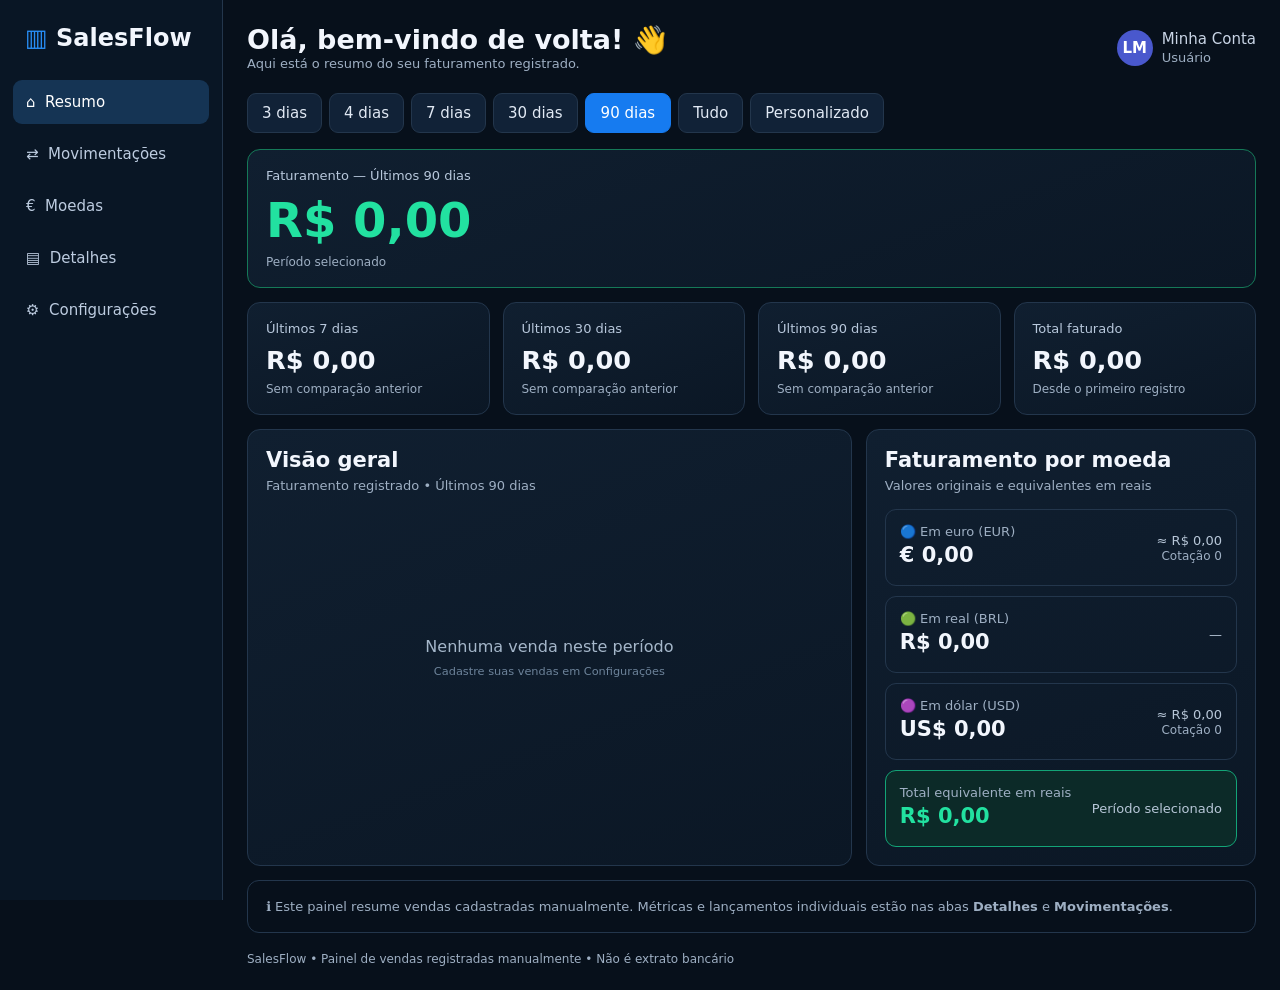
<file: salesflow-gravacao/index.html>
<!doctype html><html lang="pt-BR"><head><meta charset="utf-8"><meta name="viewport" content="width=device-width,initial-scale=1"><title>SalesFlow — Painel de gravação</title><style>
:root{color-scheme:dark;--bg:#07101b;--panel:#0d1a2b;--border:#23364c;--muted:#9eafc3;--green:#22e1a0;--blue:#218af6}*{box-sizing:border-box}body{margin:0;background:var(--bg);color:#f2f6fd;font:15px system-ui,-apple-system,Segoe UI,sans-serif}button,input,select{font:inherit}button{cursor:pointer}.app{display:flex;min-height:100vh}.sidebar{width:223px;background:#091625;border-right:1px solid var(--border);padding:24px 13px;position:sticky;top:0;height:100vh}.brand{font-weight:800;font-size:24px;padding:0 12px 28px}.brand span{color:#288ef6}.nav{display:grid;gap:8px}.nav button{padding:13px;text-align:left;border:0;background:transparent;color:#bdcce0;border-radius:9px}.nav button.active,.nav button:hover{background:#153454;color:#fff}.main{flex:1;min-width:0;padding:24px;max-width:1600px;margin:auto}.top{display:flex;justify-content:space-between;align-items:center;gap:15px;margin-bottom:22px}.top h1{margin:0;font-size:27px}.sub{color:var(--muted);font-size:13px}.profile{display:flex;align-items:center;gap:9px;color:#c9d5e6}.avatar{background:#4958cd;border-radius:50%;width:36px;height:36px;display:grid;place-items:center;color:white;font-weight:700}.periods{display:flex;flex-wrap:wrap;gap:7px;margin-bottom:16px}.periods button,.secondary{border:1px solid var(--border);background:#112237;color:#e1e9f4;border-radius:9px;padding:10px 14px}.periods button.on,.primary{background:#167bf0;border:1px solid #167bf0;color:#fff;border-radius:9px;padding:10px 15px}.custom{display:flex;align-items:center;gap:8px;flex-wrap:wrap;margin-bottom:20px}.custom input{max-width:170px}.cards{display:grid;grid-template-columns:repeat(4,minmax(0,1fr));gap:13px;margin-bottom:14px}.card,.panel{background:linear-gradient(160deg,#101f30,#0b1725);border:1px solid var(--border);border-radius:13px;padding:18px}.card .k{color:#b8c8dc;font-size:13px}.card .v{font-size:clamp(19px,2vw,29px);font-weight:750;margin-top:9px;white-space:nowrap}.card .note{font-size:12px;color:var(--muted);margin-top:7px}.split{display:grid;grid-template-columns:1.55fr 1fr;gap:14px}.panel h2{margin:0 0 6px;font-size:21px}.panel h3{margin:0 0 12px}.chart{width:100%;height:300px;display:block;margin-top:18px}.currencies{display:grid;gap:10px;margin-top:16px}.currency{border:1px solid var(--border);padding:14px;border-radius:11px;display:flex;align-items:center;justify-content:space-between;gap:10px}.currency .big{font-size:21px;font-weight:750;margin:4px 0}.currency .right{text-align:right;color:#b8c7d8;font-size:13px}.currency.total{border-color:#13a477;background:#0c2a28}.tag{display:inline-block;padding:5px 7px;border-radius:8px;background:#173859;color:#8ec8ff;font-size:12px;margin-left:8px}.hint{padding:18px;color:var(--muted);font-size:13px;border:1px solid var(--border);border-radius:12px;margin-top:14px}.hidden{display:none!important}label{display:block;color:#bbcadc;font-size:13px;margin-bottom:7px}input,select{background:#081727;border:1px solid #2b425b;border-radius:9px;padding:11px;color:white;width:100%;min-height:42px}.formgrid{display:grid;grid-template-columns:repeat(3,1fr);gap:13px}.formgrid .wide{grid-column:1/-1}.formactions{display:flex;gap:9px;margin-top:16px}.tablewrap{overflow:auto}table{width:100%;border-collapse:collapse;min-width:530px}th,td{text-align:left;padding:11px;border-bottom:1px solid var(--border);font-size:13px}th{color:var(--muted)}.layout2{display:grid;grid-template-columns:1.4fr 1fr;gap:15px}.notice{font-size:13px;color:#b6c7d9;line-height:1.55}.empty{border:1px dashed #3b526b;border-radius:12px;padding:45px 20px;text-align:center;color:#b3c2d1}.sectiontitle{margin:4px 0 15px}.mini{font-size:12px;color:var(--muted)}.delete{background:transparent;color:#ffaaa7;border:0;padding:5px}.stats{display:grid;grid-template-columns:repeat(3,1fr);gap:13px}.mobilemenu{display:none}@media(max-width:1050px){.sidebar{width:170px}.cards{grid-template-columns:repeat(2,1fr)}.split,.layout2{grid-template-columns:1fr}.main{padding:17px}}@media(max-width:660px){.app{display:block}.sidebar{width:100%;height:auto;position:sticky;z-index:10;padding:9px;background:#091625}.brand{display:none}.nav{display:flex;overflow-x:auto;gap:5px}.nav button{white-space:nowrap;font-size:12px;padding:10px}.main{padding:14px}.top h1{font-size:21px}.top{align-items:flex-start;flex-wrap:wrap}.profile{font-size:11px}.avatar{width:31px;height:31px}.cards{gap:8px;grid-template-columns:repeat(2,minmax(0,1fr))}.card,.panel{padding:13px}.card .v{font-size:19px;white-space:normal}.split{display:block}.split>.panel+ .panel{margin-top:13px}.chart{height:235px}.currency .big{font-size:19px}.formgrid{grid-template-columns:1fr}.stats{grid-template-columns:1fr}.custom input{max-width:140px}}
</style></head><body><div class="app"><aside class="sidebar"><div class="brand"><span>▥</span> SalesFlow</div><div class="nav" id="nav"><button data-page="resumo" class="active">⌂ &nbsp;Resumo</button><button data-page="movimentacoes">⇄ &nbsp;Movimentações</button><button data-page="moedas">€ &nbsp;Moedas</button><button data-page="detalhes">▤ &nbsp;Detalhes</button><button data-page="config">⚙ &nbsp;Configurações</button></div></aside><main class="main"><header class="top"><div><h1 id="headline">Olá, bem-vindo de volta! 👋</h1><div class="sub" id="subtitle">Aqui está o resumo do seu faturamento registrado.</div></div><div class="profile"><span class="avatar">LM</span><span>Minha Conta<br><span class="sub">Usuário</span></span></div></header><div id="filters"><div class="periods" id="periods"><button data-days="3">3 dias</button><button data-days="4">4 dias</button><button data-days="7">7 dias</button><button data-days="30">30 dias</button><button data-days="90" class="on">90 dias</button><button data-days="all">Tudo</button><button data-days="custom">Personalizado</button></div><div class="custom hidden" id="custom"><label>De <input type="date" id="from"></label><label>Até <input type="date" id="to"></label><button class="primary" id="applyCustom">Aplicar</button></div></div><section id="resumo"><div class="card" id="focusCard" style="margin-bottom:14px;border-color:#157958"><div class="k">Faturamento — últimos 90 dias</div><div class="v" style="color:#22e1a0;font-size:clamp(30px,5vw,48px)">R$ 0,00</div><div class="note">Período selecionado</div></div><div class="cards" id="cards">
<div class="card"><div class="k">Últimos 7 dias</div><div class="v">R$ 0,00</div><div class="note">Sem comparação anterior</div></div>
<div class="card"><div class="k">Últimos 30 dias</div><div class="v">R$ 0,00</div><div class="note">Sem comparação anterior</div></div>
<div class="card"><div class="k">Últimos 90 dias</div><div class="v">R$ 0,00</div><div class="note">Sem comparação anterior</div></div>
<div class="card"><div class="k">Total faturado</div><div class="v">R$ 0,00</div><div class="note">Desde o primeiro registro</div></div>
</div><div class="split"><div class="panel"><h2>Visão geral</h2><div class="sub" id="chartDescription">Faturamento registrado ao longo do período</div><svg id="chart" class="chart" role="img" aria-label="Gráfico de faturamento por dia" viewBox="0 0 600 300"><text x="300" y="140" text-anchor="middle" fill="#a5b7ca" font-size="17">Nenhuma venda neste período</text><text x="300" y="165" text-anchor="middle" fill="#6d839a" font-size="12">Cadastre suas vendas em Configurações</text></svg></div><div class="panel"><h2>Faturamento por moeda</h2><div class="sub">Valores originais e equivalentes em reais</div><div class="currencies" id="currencyCards">
<div class="currency"><div><div class="sub">🔵 Em euro (EUR)</div><div class="big">€ 0,00</div></div><div class="right">≈ R$ 0,00<br><span class="mini">Cotação não definida</span></div></div>
<div class="currency"><div><div class="sub">🟢 Em real (BRL)</div><div class="big">R$ 0,00</div></div><div class="right">—</div></div>
<div class="currency"><div><div class="sub">🟣 Em dólar (USD)</div><div class="big">US$ 0,00</div></div><div class="right">≈ R$ 0,00<br><span class="mini">Cotação não definida</span></div></div>
<div class="currency total"><div><div class="sub">Total equivalente em reais</div><div class="big" style="color:var(--green)">R$ 0,00</div></div><div class="right">Período selecionado</div></div>
</div></div></div><div class="hint">ℹ Este painel resume vendas cadastradas manualmente. Métricas e lançamentos individuais estão nas abas <b>Detalhes</b> e <b>Movimentações</b>.</div></section><section id="movimentacoes" class="hidden"><h2 class="sectiontitle">Movimentações cadastradas</h2><div class="panel"><div class="tablewrap" id="movements"></div></div></section><section id="moedas" class="hidden"><h2 class="sectiontitle">Visão por moeda</h2><div class="panel"><div class="currencies" id="currencyPage"></div><p class="notice">As conversões são estimativas baseadas nas cotações configuradas. Não representam necessariamente o valor creditado pelo banco.</p></div></section><section id="detalhes" class="hidden"><h2 class="sectiontitle">Detalhes do desempenho</h2><div class="stats" id="detailStats"></div><div class="panel" style="margin-top:14px"><h3>Vendas no período</h3><div class="tablewrap" id="detailTable"></div></div></section><section id="config" class="hidden"><h2 class="sectiontitle">Configurações e lançamentos</h2><div class="layout2"><div class="panel"><h3>Registrar venda real</h3><p class="sub">Informe data, valor recebido e moeda. Nada será inventado automaticamente.</p><form id="saleForm"><div class="formgrid"><div><label for="saleDate">Data do recebimento</label><input required id="saleDate" type="date"></div><div><label for="saleAmount">Valor</label><input required id="saleAmount" type="number" min="0.01" step="0.01" placeholder="Ex.: 850,00"></div><div><label for="saleCurrency">Moeda</label><select id="saleCurrency"><option>EUR</option><option>BRL</option><option>USD</option></select></div><div class="wide"><label for="saleDesc">Descrição (opcional)</label><input id="saleDesc" maxlength="100" placeholder="Ex.: Site institucional"></div></div><div class="formactions"><button class="primary" type="submit">+ Salvar venda</button><button class="secondary" type="reset">Limpar</button></div></form><p class="notice" id="savedMessage" role="status"></p></div><div class="panel"><h3>Cotações para conversão</h3><p class="sub">Defina uma cotação estimada em BRL por unidade de moeda.</p><div style="margin-top:15px"><label for="eurRate">1 EUR = R$</label><input type="number" id="eurRate" min="0.01" step="0.0001"></div><div style="margin-top:12px"><label for="usdRate">1 USD = R$</label><input type="number" id="usdRate" min="0.01" step="0.0001"></div><button class="primary" id="saveRates" style="margin-top:16px">Salvar cotações</button><p class="notice">As cotações são manuais, não são taxas em tempo real. Ao alterá-las, os equivalentes históricos também são recalculados.</p></div></div><div class="panel" style="margin-top:14px"><h3>Seus dados e cópia de segurança</h3><p class="notice">Nesta versão, os dados são guardados neste navegador/dispositivo. Exporte um backup para não perdê-los. Para usar em outro dispositivo, importe o arquivo lá.</p><div class="formactions" style="flex-wrap:wrap"><button class="secondary" id="export">Exportar backup JSON</button><label class="secondary" style="margin:0;cursor:pointer">Importar backup JSON<input type="file" id="import" accept="application/json,.json" style="display:none"></label><button class="secondary" id="exportCsv">Exportar vendas CSV</button></div></div></section><div class="mini" style="margin-top:19px">SalesFlow • Painel de vendas registradas manualmente • Não é extrato bancário</div></main></div><script>
(()=>{'use strict';const KEY='salesflow_dashboard_v1';const $=id=>document.getElementById(id);const iso=d=>{let y=d.getFullYear(),m=String(d.getMonth()+1).padStart(2,'0'),day=String(d.getDate()).padStart(2,'0');return `${y}-${m}-${day}`};const today=iso(new Date());let state={sales:[],rates:{EUR:0,USD:0},period:'90',from:'',to:''};try{const s=JSON.parse(localStorage.getItem(KEY));if(s&&Array.isArray(s.sales)&&s.rates)state={...state,...s}}catch{}const save=()=>localStorage.setItem(KEY,JSON.stringify(state));const fmt=(v,c='BRL')=>new Intl.NumberFormat('pt-BR',{style:'currency',currency:c}).format(v||0);const decimal=v=>new Intl.NumberFormat('pt-BR',{maximumFractionDigits:2}).format(v);const dateObj=s=>new Date(s+'T12:00:00');const offset=(s,n)=>{let d=dateObj(s);d.setDate(d.getDate()+n);return iso(d)};const amountBRL=s=>s.currency==='BRL'?s.amount:s.amount*(state.rates[s.currency]||0);const validRates=()=>state.sales.every(s=>s.currency==='BRL'||state.rates[s.currency]>0);function range(){if(state.period==='all')return {start:'0001-01-01',end:today};if(state.period==='custom')return {start:state.from||today,end:state.to||today};let n=Number(state.period);return {start:offset(today,-n+1),end:today}}function filtered(){const {start,end}=range();return state.sales.filter(s=>s.date>=start&&s.date<=end&&s.date<=today)}const sum=arr=>arr.reduce((a,s)=>a+amountBRL(s),0);const labelPeriod=()=>state.period==='all'?'Todo o histórico':state.period==='custom'?`${range().start.split('-').reverse().join('/')} até ${range().end.split('-').reverse().join('/')}`:`Últimos ${state.period} dias`;function percentFor(days){let now=state.sales.filter(s=>s.date>=offset(today,-days+1)&&s.date<=today),prev=state.sales.filter(s=>s.date>=offset(today,-days*2+1)&&s.date<=offset(today,-days));let x=sum(now),y=sum(prev);return y>0?`${x>=y?'+':''}${decimal((x/y-1)*100)}% vs. período anterior`:'Sem comparação anterior'}function card(title,value,note){return `<div class="card"><div class="k">${title}</div><div class="v">${value}</div><div class="note">${note}</div></div>`}function currencyHtml(sales){const v=c=>sales.filter(s=>s.currency===c).reduce((a,s)=>a+s.amount,0);let eur=v('EUR'),usd=v('USD'),brl=v('BRL'),total=sum(sales);return `<div class="currency"><div><div class="sub">🔵 Em euro (EUR)</div><div class="big">${fmt(eur,'EUR')}</div></div><div class="right">≈ ${fmt(eur*state.rates.EUR)}<br><span class="mini">Cotação ${decimal(state.rates.EUR)||'não definida'}</span></div></div><div class="currency"><div><div class="sub">🟢 Em real (BRL)</div><div class="big">${fmt(brl)}</div></div><div class="right">${total>0?decimal(100*brl/total)+'% do total':'—'}</div></div><div class="currency"><div><div class="sub">🟣 Em dólar (USD)</div><div class="big">${fmt(usd,'USD')}</div></div><div class="right">≈ ${fmt(usd*state.rates.USD)}<br><span class="mini">Cotação ${decimal(state.rates.USD)||'não definida'}</span></div></div><div class="currency total"><div><div class="sub">Total equivalente em reais</div><div class="big" style="color:var(--green)">${fmt(total)}</div></div><div class="right">Período selecionado</div></div>`}function drawChart(sales){const svg=$('chart');const bounds=range();if(!sales.length){svg.setAttribute('viewBox','0 0 600 300');svg.innerHTML='<text x="300" y="140" text-anchor="middle" fill="#a5b7ca" font-size="17">Nenhuma venda neste período</text><text x="300" y="165" text-anchor="middle" fill="#6d839a" font-size="12">Cadastre suas vendas em Configurações</text>';return}let map=new Map();for(const s of sales)map.set(s.date,(map.get(s.date)||0)+amountBRL(s));let keys=[...map.keys()].sort(),start=bounds.start==='0001-01-01'?keys[0]:bounds.start,end=bounds.end;let dates=[];let first=dateObj(start),last=dateObj(end),days=Math.round((last-first)/86400000)+1;if(days>400){dates=keys}else{for(let i=0;i<days;i++)dates.push(offset(start,i))}let series=dates.map(d=>map.get(d)||0);let max=Math.max(1,...series)*1.12;let pad=34,w=600,h=270;const x=i=>pad+i*(w-2*pad)/Math.max(1,series.length-1),y=v=>h-pad-v/max*(h-2*pad);let pts=series.map((v,i)=>`${x(i)},${y(v)}`).join(' ');let path=`M ${pts.replaceAll(' ',' L ')}`;let ticks=[0,.25,.5,.75,1].map(a=>`<line x1="${pad}" x2="${w-pad}" y1="${y(max*a)}" y2="${y(max*a)}" stroke="#243b50"/><text x="0" y="${y(max*a)+4}" fill="#8ea5bb" font-size="10">${decimal(max*a)}</text>`).join('');svg.setAttribute('viewBox','0 0 600 300');svg.innerHTML=`<defs><linearGradient id="area" x1="0" y1="0" x2="0" y2="1"><stop stop-color="#11d59b" stop-opacity=".35"/><stop offset="1" stop-color="#11d59b" stop-opacity="0"/></linearGradient></defs>${ticks}<path d="${path} L ${x(series.length-1)},${h-pad} L ${x(0)},${h-pad} Z" fill="url(#area)"/><path d="${path}" stroke="#19e3a4" stroke-width="3" fill="none" stroke-linecap="round" stroke-linejoin="round"/><circle cx="${x(series.length-1)}" cy="${y(series.at(-1))}" r="4" fill="#2affbd"/><text x="35" y="292" fill="#9aadc1" font-size="12">${start.split('-').reverse().join('/')}</text><text x="565" y="292" text-anchor="end" fill="#9aadc1" font-size="12">${end.split('-').reverse().join('/')}</text>`}const esc=s=>String(s??'').replace(/[&<>"']/g,ch=>({'&':'&amp;','<':'&lt;','>':'&gt;','"':'&quot;',"'":'&#39;'}[ch]));function table(sales,editable){if(!sales.length)return '<div class="empty">Nenhuma venda cadastrada neste período.</div>';return `<table><thead><tr><th>Data</th><th>Descrição</th><th>Moeda</th><th>Valor original</th><th>Equivalente BRL</th>${editable?'<th>Ação</th>':''}</tr></thead><tbody>${[...sales].sort((a,b)=>b.date.localeCompare(a.date)).map(s=>`<tr><td>${s.date.split('-').reverse().join('/')}</td><td>${esc(s.description||'Venda de site')}</td><td>${s.currency}</td><td>${fmt(s.amount,s.currency)}</td><td>${fmt(amountBRL(s))}</td>${editable?`<td><button class="delete" data-delete="${esc(s.id)}">Excluir</button></td>`:''}</tr>`).join('')}</tbody></table>`}function render(){let sales=filtered(),all=state.sales;const hero=$('focusCard');hero.querySelector('.k').textContent='Faturamento — '+labelPeriod();hero.querySelector('.v').textContent=fmt(sum(sales));const ratesReady=validRates();$('cards').innerHTML=[[7,'Últimos 7 dias'],[30,'Últimos 30 dias'],[90,'Últimos 90 dias']].map(([n,t])=>card(t,fmt(sum(all.filter(s=>s.date>=offset(today,-n+1)&&s.date<=today))),percentFor(n))).join('')+card('Total faturado',fmt(sum(all)),'Desde o primeiro registro');$('currencyCards').innerHTML=currencyHtml(sales);$('currencyPage').innerHTML=currencyHtml(sales);drawChart(sales);$('detailStats').innerHTML=card('Quantidade de vendas',String(sales.length),'Registros no período')+card('Ticket médio',fmt(sales.length?sum(sales)/sales.length:0),'Equivalente em reais')+card('Faturamento no período',fmt(sum(sales)),labelPeriod());$('movements').innerHTML=table(all,true);$('detailTable').innerHTML=table(sales,false);$('chartDescription').textContent=`Faturamento registrado • ${labelPeriod()}`;if(!ratesReady){$('currencyCards').insertAdjacentHTML('beforeend','<div class="notice">⚠ Defina as cotações das moedas usadas em Configurações para calcular corretamente os totais em BRL.</div>')}document.querySelectorAll('#periods button').forEach(b=>b.classList.toggle('on',b.dataset.days===state.period));$('custom').classList.toggle('hidden',state.period!=='custom');$('from').value=state.from||offset(today,-29);$('to').value=state.to||today;$('eurRate').value=state.rates.EUR||'';$('usdRate').value=state.rates.USD||''}function page(page){['resumo','movimentacoes','moedas','detalhes','config'].forEach(p=>$(p).classList.toggle('hidden',p!==page));document.querySelectorAll('.nav button').forEach(b=>b.classList.toggle('active',b.dataset.page===page));$('filters').classList.toggle('hidden',page==='config'||page==='movimentacoes');let titles={resumo:['Olá, bem-vindo de volta! 👋','Aqui está o resumo do seu faturamento registrado.'],movimentacoes:['Movimentações','Registros que você adicionou ao painel.'],moedas:['Moedas','Origem do faturamento por moeda.'],detalhes:['Detalhes do desempenho','Indicadores e vendas do período.'],config:['Configurações e lançamentos','Cadastre suas vendas e defina suas cotações.']};$('headline').textContent=titles[page][0];$('subtitle').textContent=titles[page][1];}document.querySelectorAll('.nav button').forEach(b=>b.onclick=()=>page(b.dataset.page));document.querySelectorAll('#periods button').forEach(b=>b.onclick=()=>{state.period=b.dataset.days;save();render()});$('applyCustom').onclick=()=>{if(!$('from').value||!$('to').value||$('from').value>$('to').value){alert('Selecione um intervalo válido.');return}state.from=$('from').value;state.to=$('to').value;save();render()};$('saleDate').value=today;$('saleForm').onsubmit=e=>{e.preventDefault();let amount=Number($('saleAmount').value),date=$('saleDate').value,currency=$('saleCurrency').value;if(!(amount>0)||!date||date>today){$('savedMessage').textContent='Informe um valor positivo e uma data válida, até hoje.';return}state.sales.push({id:String(Date.now())+Math.random().toString(36).slice(2),date,amount:Math.round(amount*100)/100,currency,description:$('saleDesc').value.trim()});save();$('saleForm').reset();$('saleDate').value=today;$('savedMessage').textContent='Venda registrada com sucesso! O Resumo já foi atualizado.';render()};$('saveRates').onclick=()=>{let eur=Number($('eurRate').value),usd=Number($('usdRate').value);if(!(eur>0)||!(usd>0)){alert('Preencha as duas cotações com valores maiores que zero.');return}state.rates={EUR:eur,USD:usd};save();render();alert('Cotações salvas!')};$('movements').onclick=e=>{let id=e.target.dataset.delete;if(!id)return;if(confirm('Excluir este lançamento?')){state.sales=state.sales.filter(s=>s.id!==id);save();render()}};function download(name,data,type){const blob=new Blob([data],{type}),url=URL.createObjectURL(blob),a=document.createElement('a');a.href=url;a.download=name;a.click();setTimeout(()=>URL.revokeObjectURL(url),2000)}$('export').onclick=()=>download('salesflow-backup.json',JSON.stringify({version:1,exportedAt:new Date().toISOString(),sales:state.sales,rates:state.rates},null,2),'application/json');$('exportCsv').onclick=()=>download('salesflow-vendas.csv','\ufeffdata,valor,moeda,descricao\n'+state.sales.map(s=>[s.date,s.amount,s.currency,'"'+(s.description||'').replaceAll('"','""')+'"'].join(',')).join('\n'),'text/csv;charset=utf-8');$('import').onchange=async e=>{let file=e.target.files[0];if(!file)return;try{let d=JSON.parse(await file.text());if(!Array.isArray(d.sales)||!d.rates||!d.sales.every(s=>/^\d{4}-\d\d-\d\d$/.test(s.date)&&['EUR','BRL','USD'].includes(s.currency)&&Number.isFinite(s.amount)&&s.amount>0))throw Error('Arquivo incompatível');if(!confirm('Importar substituirá suas vendas e cotações atuais. Continuar?'))return;state.sales=d.sales;state.rates=d.rates;save();render();alert('Dados importados com sucesso.')}catch(err){alert('Falha ao importar: '+err.message)}finally{e.target.value=''}};render();page('resumo');})();
</script></body></html>
</file>
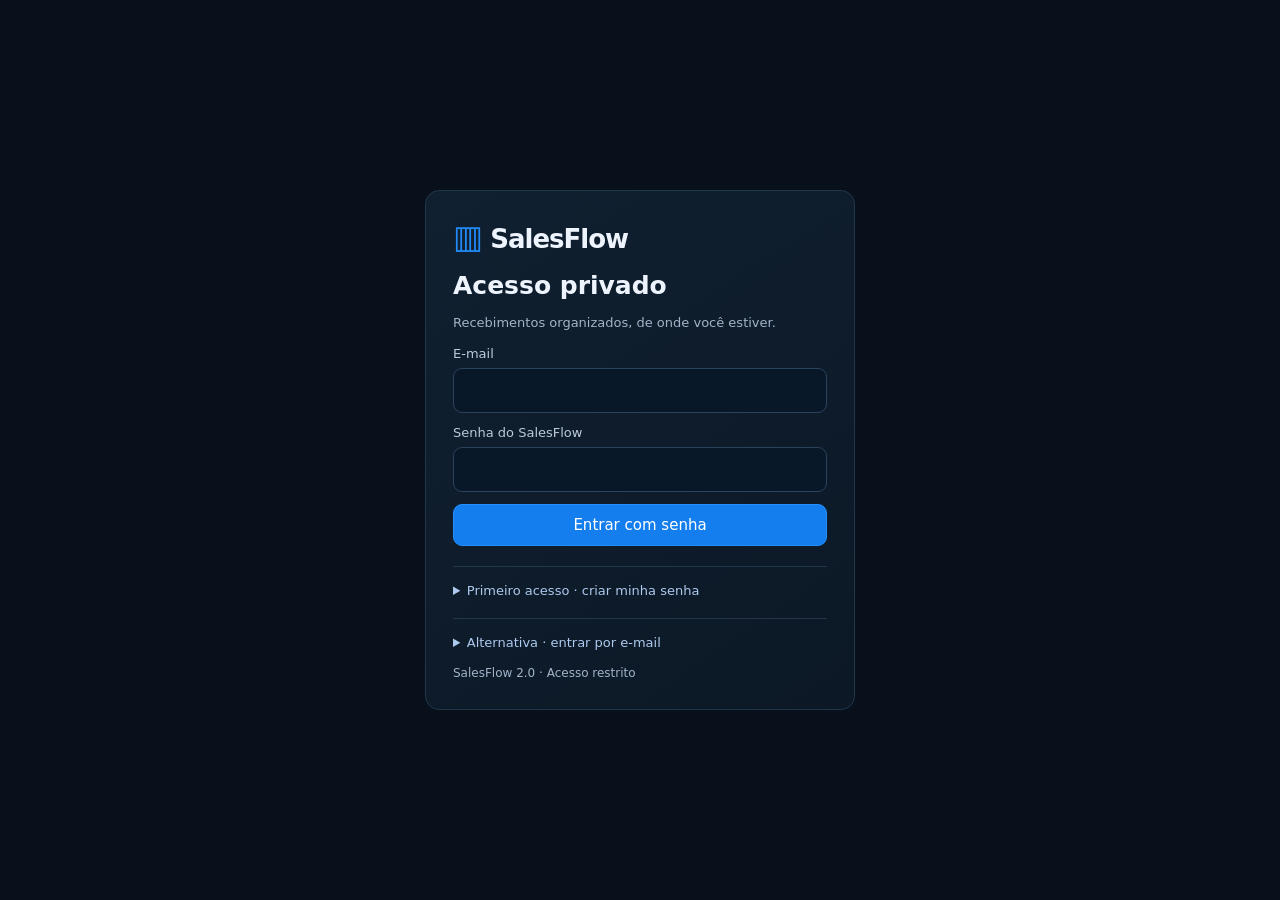
<file: salesflow/index.html>
<!doctype html><html lang="pt-BR" data-mode="cloud"><head><meta charset="utf-8"><meta name="viewport" content="width=device-width,initial-scale=1"><meta name="theme-color" content="#07101b"><meta name="robots" content="noindex,nofollow"><meta name="referrer" content="no-referrer"><title>SalesFlow · LM</title><link rel="stylesheet" href="styles.css"><script src="engine.js" defer></script><script src="auth.js" defer></script><script src="app.js" defer></script></head><body>
<noscript><div class="notice">Abra este painel no Safari ou Chrome com JavaScript habilitado. O visualizador de arquivos não executa o dashboard.</div></noscript>
<section id="authScreen" class="auth" aria-label="Acesso ao SalesFlow"><div class="panel auth-card"><div class="brand"><span>▥</span> SalesFlow</div><h1>Acesso privado</h1><p class="sub">Recebimentos organizados, de onde você estiver.</p><form id="loginForm"><label for="loginEmail">E-mail</label><input id="loginEmail" type="email" autocomplete="username" required><label for="loginPassword">Senha do SalesFlow</label><input id="loginPassword" type="password" autocomplete="current-password" required><button class="primary" id="loginSubmit">Entrar com senha</button></form>
<details id="activationDetails"><summary>Primeiro acesso · criar minha senha</summary><p class="notice">Use seu código privado de ativação. Ele é individual e funciona uma única vez. Não é necessário receber um e-mail.</p><form id="activateForm"><label for="activationCode">Código privado de ativação</label><input id="activationCode" type="password" autocomplete="off" spellcheck="false" required><label for="activationPassword">Escolha sua senha · mínimo 12 caracteres</label><input id="activationPassword" type="password" autocomplete="new-password" minlength="12" maxlength="128" required><label for="activationConfirm">Repita a senha</label><input id="activationConfirm" type="password" autocomplete="new-password" minlength="12" maxlength="128" required><button id="activateSubmit" class="primary">Ativar minha conta</button></form></details>
<details><summary>Alternativa · entrar por e-mail</summary><p class="notice">Informe seu e-mail acima. Este método depende da disponibilidade do envio de e-mails. Com sua senha cadastrada, ele não é necessário.</p><button id="emailSubmit" class="secondary">Receber link de acesso</button><label for="otpValue">Código, caso o e-mail contenha um</label><input id="otpValue" inputmode="numeric" autocomplete="one-time-code"><button id="otpSubmit" class="secondary">Entrar com código</button></details><p id="loginStatus" class="notice" role="status"></p><span class="mini">SalesFlow 2.0 · Acesso restrito</span></div></section>
<div id="app" class="app" hidden><aside class="sidebar"><div class="brand"><span>▥</span> SalesFlow</div><nav class="nav" aria-label="Menu"><button data-page="resumo" class="active">⌂ &nbsp; Resumo</button><button data-page="movimentacoes">⇄ &nbsp; Movimentações</button><button data-page="moedas">€ &nbsp; Moedas</button><button data-page="detalhes">▤ &nbsp; Detalhes</button><button data-page="config">⚙ &nbsp; Configurações</button><button data-page="conta">◉ &nbsp; Minha conta</button></nav><div class="sidebar-note">Recebimentos reais.<br>Uma visão clara.</div></aside><main class="main"><header class="top"><div><h1 id="headline">Olá, bem-vindo de volta! 👋</h1><div class="sub">Seu relatório de recebimentos registrados.</div></div><div class="profile"><span class="avatar">LM</span><div>Minha conta<br><span id="profileName" class="mini"></span></div><button id="logout" class="secondary compact">Sair</button></div></header><div class="toolbar"><span id="syncStatus" class="mini" role="status">Conectando…</span><div class="toolbar-actions"><button id="refresh" class="secondary compact">↻ Atualizar</button><button id="studio" class="secondary compact" type="button" aria-label="Expandir visualização" aria-pressed="false"><svg xmlns="http://www.w3.org/2000/svg" width="18" height="18" viewBox="0 0 24 24" fill="none" stroke="currentColor" stroke-width="1.8" stroke-linecap="round" stroke-linejoin="round" aria-hidden="true" focusable="false"><path d="M9 4H4v5M15 4h5v5M4 15v5h5M20 15v5h-5"/></svg></button></div></div>
<div id="filters"><div id="periods" class="periods" aria-label="Período"><button data-days="1">Hoje</button><button data-days="yesterday">Ontem</button><button data-days="3">3 dias</button><button data-days="4">4 dias</button><button data-days="7">7 dias</button><button data-days="30">30 dias</button><button data-days="90" class="on">90 dias</button><button data-days="all">Tudo</button><button data-days="custom">Personalizado</button></div><div id="custom" class="custom hidden"><div><label for="from">De</label><input type="date" id="from"></div><div><label for="to">Até</label><input type="date" id="to"></div><button class="primary" id="applyCustom">Aplicar intervalo</button></div></div>
<section id="resumo"><div class="hero panel"><div class="hero-top"><div><div class="eyebrow">RECEBIMENTOS NO PERÍODO</div><h2 id="focusTitle">Últimos 90 dias</h2></div><span class="date-pill" id="focusRange"></span></div><div class="hero-value" id="focusValue">—</div><div class="hero-bottom"><span id="focusGrowth" class="growth"></span><span id="focusNote" class="mini"></span></div></div><div class="fixed-caption mini">Referência fixa · períodos encerrados hoje</div><div class="cards" id="cards"></div><div class="split"><div class="panel chart-panel"><h2>Visão geral</h2><div class="sub" id="chartDescription"></div><div class="empty" id="chartEmpty"></div><svg id="chart" class="chart" role="img" aria-label="Recebimentos em reais por dia"></svg></div><div class="panel money-panel"><h2>Recebimentos por moeda</h2><div class="sub">Moeda original e equivalente estimado</div><div class="currencies" id="currencyCards"></div></div></div><div class="hint">Relatório próprio de vendas registradas. Conversões estimadas, não comprovantes bancários. Indicadores e lançamentos individuais ficam em <b>Detalhes</b> e <b>Movimentações</b>.</div></section>
<section id="movimentacoes" class="hidden"><h2>Movimentações</h2><p class="sub">Edite ou exclua um recebimento. Os totais serão recalculados.</p><div class="panel tablewrap" id="movements"></div></section><section id="moedas" class="hidden"><div class="panel"><h2>Moedas do período</h2><div class="currencies" id="currencyPage"></div><p class="notice">As taxas são informadas manualmente. Os equivalentes em reais não representam necessariamente valores creditados por um banco.</p></div></section><section id="detalhes" class="hidden"><h2>Detalhes do desempenho</h2><div class="stats" id="detailStats"></div><div class="panel tablewrap space" id="detailTable"></div></section>
<section id="config" class="hidden"><div class="layout2"><div class="panel"><h2>Registrar recebimento</h2><p class="sub">Cadastre apenas valores efetivamente recebidos. Em pagamentos parcelados, lance cada recebimento na sua data.</p><form id="saleForm"><div class="formgrid"><div><label for="saleDate">Data do recebimento</label><input type="date" id="saleDate" required></div><div><label for="saleAmount">Valor original</label><input id="saleAmount" inputmode="decimal" placeholder="850,00" required></div><div><label for="saleCurrency">Moeda</label><select id="saleCurrency"><option value="EUR">EUR · Euro</option><option value="BRL">BRL · Real</option><option value="USD">USD · Dólar</option></select></div><div class="wide"><label for="saleDesc">Descrição (opcional)</label><input id="saleDesc" maxlength="240" placeholder="Ex.: Site institucional"></div></div><div class="formactions"><button class="primary" id="saleSubmit">+ Salvar venda</button><button type="button" class="secondary" id="clearSale">Limpar</button><button type="button" class="secondary" id="cancelEdit" hidden>Cancelar edição</button></div></form><p id="savedMessage" class="notice" role="status"></p></div><div class="panel"><h2>Cotações de referência</h2><p class="sub">Reais por unidade de moeda. Deixe em branco quando ainda não souber a cotação.</p><label for="eurRate">1 EUR = R$</label><input id="eurRate" inputmode="decimal" placeholder="Não definida"><label for="usdRate">1 USD = R$</label><input id="usdRate" inputmode="decimal" placeholder="Não definida"><button class="primary space" id="saveRates">Salvar cotações</button><p class="notice">Alterar uma cotação recalcula também os equivalentes históricos. Não são taxas ao vivo. Sem taxa definida, os totais afetados ficam como “Conversão pendente”.</p></div></div><div class="panel space"><h2>Backup e importação</h2><p class="notice" id="backupNotice">As vendas ficam no Supabase e são compartilhadas pelas contas autorizadas. A importação adiciona registros sem apagar os existentes; identificadores repetidos são ignorados.</p><div class="formactions"><button class="secondary" id="export">Exportar backup JSON</button><label class="secondary file-label">Importar backup JSON<input type="file" id="import" accept="application/json,.json" hidden></label><button class="secondary" id="exportCsv">Exportar CSV</button></div></div></section>
<section id="conta" class="hidden"><div class="panel account-panel"><h2>Minha conta</h2><p class="sub" id="accountEmail"></p><h3>Alterar minha senha</h3><p class="notice">Nos próximos acessos, use seu e-mail e sua senha, sem solicitar outro e-mail.</p><form id="passwordForm"><label for="newPassword">Nova senha · mínimo 12 caracteres</label><input id="newPassword" type="password" autocomplete="new-password" minlength="12" maxlength="128" required><label for="confirmPassword">Repita a senha</label><input id="confirmPassword" type="password" autocomplete="new-password" minlength="12" maxlength="128" required><button class="primary space" id="savePassword">Salvar minha senha</button></form><p class="mini">Não compartilhe sua senha. A recuperação por e-mail depende da configuração do envio no Supabase.</p></div></section><footer class="mini">SalesFlow 2.0 · Vendas registradas · Datas de referência: <span id="calendarZone">Horário deste dispositivo</span></footer></main></div><div id="toast" class="toast" role="status" hidden></div></body></html>
</file>
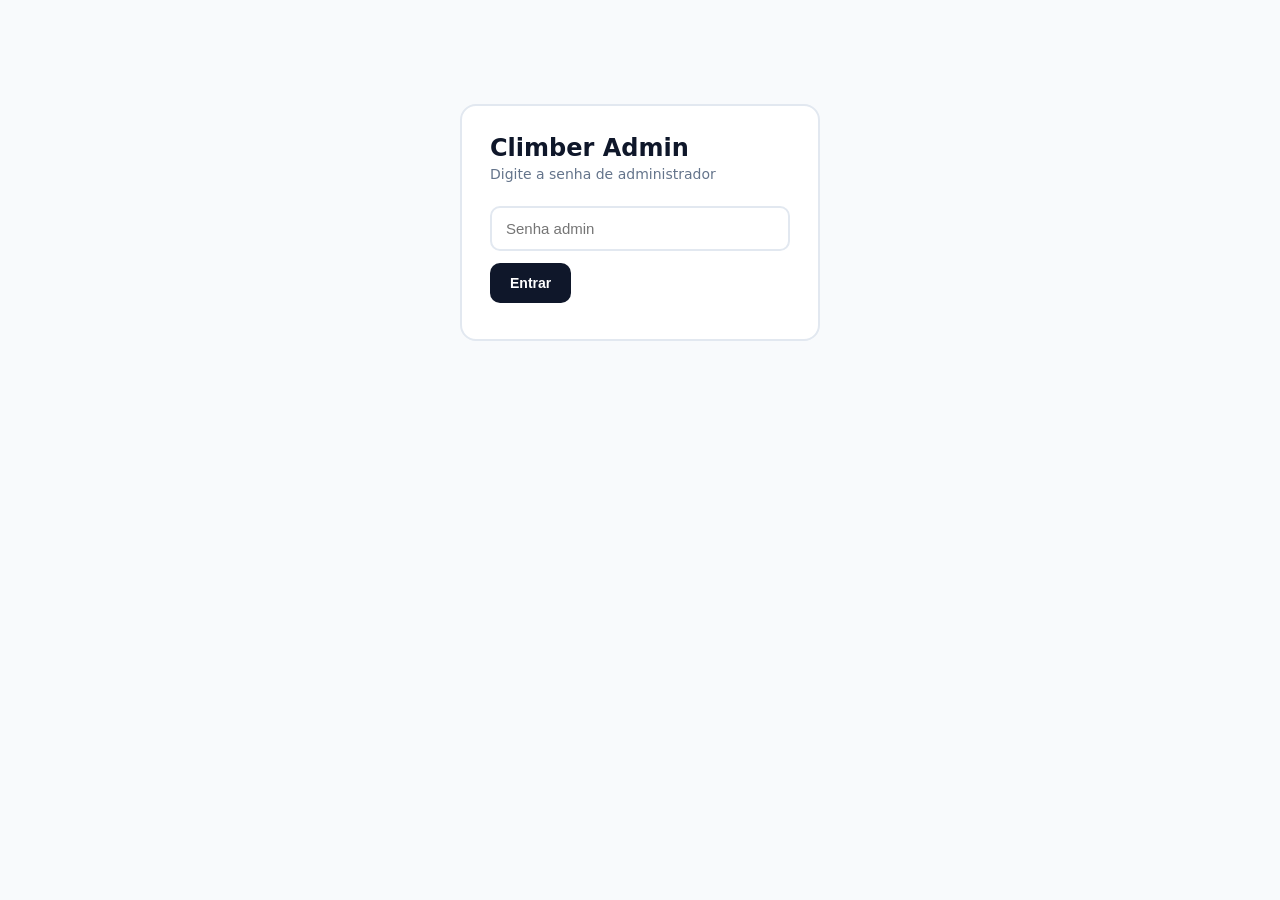
<file: admin.html>
<!DOCTYPE html>
<html lang="pt">
<head>
<meta charset="UTF-8"/>
<meta name="viewport" content="width=device-width, initial-scale=1.0"/>
<title>Climber — Admin</title>
<style>
*{box-sizing:border-box;margin:0;padding:0}
body{font-family:'Segoe UI',system-ui,sans-serif;background:#f8fafc;color:#0f172a;padding:24px;max-width:1100px;margin:0 auto}
h1{font-size:24px;font-weight:900;margin-bottom:4px}
.sub{color:#64748b;font-size:14px;margin-bottom:24px}
.login{max-width:360px;margin:80px auto;background:#fff;border:2px solid #e2e8f0;border-radius:16px;padding:28px}
input{width:100%;padding:12px 14px;border:2px solid #e2e8f0;border-radius:10px;font-size:15px;outline:none;margin-bottom:12px}
button{padding:12px 20px;background:#0f172a;color:#fff;border:none;border-radius:10px;font-weight:700;font-size:14px;cursor:pointer}
button:hover{opacity:.9}
.stats{display:grid;grid-template-columns:repeat(auto-fit,minmax(150px,1fr));gap:12px;margin-bottom:24px}
.stat{background:#fff;border:2px solid #e2e8f0;border-radius:14px;padding:16px}
.stat .label{font-size:11px;font-weight:700;color:#94a3b8;text-transform:uppercase;letter-spacing:1px}
.stat .value{font-size:28px;font-weight:900;margin-top:4px}
.stat.mrr .value{color:#059669}
.stat.pro .value{color:#7c3aed}
table{width:100%;border-collapse:collapse;background:#fff;border-radius:14px;overflow:hidden;border:2px solid #e2e8f0}
th,td{text-align:left;padding:10px 12px;font-size:13px;border-bottom:1px solid #f1f5f9}
th{background:#f8fafc;font-weight:700;color:#475569;font-size:11px;text-transform:uppercase;letter-spacing:.5px}
.badge{display:inline-block;padding:2px 8px;border-radius:6px;font-size:11px;font-weight:700}
.badge.free{background:#f1f5f9;color:#64748b}
.badge.starter{background:#dbeafe;color:#1e40af}
.badge.pro{background:#ede9fe;color:#7c3aed}
.badge.blocked{background:#fee2e2;color:#dc2626}
.err{color:#dc2626;font-size:13px;margin-top:8px}
.hidden{display:none}
.refresh{background:#f1f5f9;color:#0f172a;border:2px solid #e2e8f0;margin-bottom:16px}
</style>
</head>
<body>
<div id="login" class="login">
  <h1>Climber Admin</h1>
  <p class="sub">Digite a senha de administrador</p>
  <input type="password" id="secret" placeholder="Senha admin"/>
  <button onclick="login()">Entrar</button>
  <div id="loginErr" class="err"></div>
</div>

<div id="dashboard" class="hidden">
  <h1>Climber — Painel</h1>
  <p class="sub">Visão geral dos seus clientes</p>
  <button class="refresh" onclick="loadData()">🔄 Atualizar</button>
  <div class="stats" id="stats"></div>
  <table>
    <thead>
      <tr><th>Email</th><th>Plano</th><th>Posts</th><th>Calendário</th><th>Legendas</th><th>Inspiração</th><th>Gerações recentes</th><th>Início ciclo</th></tr>
    </thead>
    <tbody id="usersBody"></tbody>
  </table>
</div>

<script>
let adminSecret = "";

function login(){
  const s = document.getElementById("secret").value.trim();
  if(!s){return;}
  adminSecret = s;
  loadData(true);
}

async function loadData(fromLogin){
  try{
    const r = await fetch("/api/admin?secret=" + encodeURIComponent(adminSecret));
    if(r.status === 401){
      document.getElementById("loginErr").textContent = "Senha incorreta.";
      return;
    }
    if(!r.ok){ throw new Error("Erro ao carregar"); }
    const data = await r.json();
    document.getElementById("login").classList.add("hidden");
    document.getElementById("dashboard").classList.remove("hidden");
    renderStats(data.stats);
    renderUsers(data.users);
  }catch(e){
    document.getElementById("loginErr").textContent = e.message || "Erro";
  }
}

function renderStats(s){
  const el = document.getElementById("stats");
  el.innerHTML = "";
  const cards = [
    {label:"Receita mensal (est.)", value:"€"+s.estimatedMrr, cls:"mrr"},
    {label:"Total de clientes", value:s.totalUsers, cls:""},
    {label:"Pro", value:s.proUsers, cls:"pro"},
    {label:"Starter", value:s.starterUsers, cls:""},
    {label:"Free", value:s.freeUsers, cls:""},
    {label:"Bloqueados", value:s.blockedUsers, cls:""}
  ];
  for(const c of cards){
    const d = document.createElement("div");
    d.className = "stat " + c.cls;
    d.innerHTML = '<div class="label">'+c.label+'</div><div class="value">'+c.value+'</div>';
    el.appendChild(d);
  }
}

function fmtDate(iso){
  if(!iso) return "—";
  try{ return new Date(iso).toLocaleDateString("pt-BR",{day:"2-digit",month:"2-digit",year:"numeric"}); }
  catch(e){ return "—"; }
}

function renderUsers(users){
  const body = document.getElementById("usersBody");
  body.innerHTML = "";
  if(!users || users.length === 0){
    body.innerHTML = '<tr><td colspan="8" style="text-align:center;color:#94a3b8;padding:24px">Nenhum cliente ainda</td></tr>';
    return;
  }
  // Sort: paid first, then by recent generations
  users.sort((a,b)=>{
    const rank = p => p==="pro"?0:p==="starter"?1:2;
    if(rank(a.plan)!==rank(b.plan)) return rank(a.plan)-rank(b.plan);
    return b.recentGenerations - a.recentGenerations;
  });
  for(const u of users){
    const tr = document.createElement("tr");
    const planBadge = '<span class="badge '+u.plan+'">'+u.plan+'</span>' + (u.blocked?' <span class="badge blocked">bloqueado</span>':'');
    tr.innerHTML =
      '<td>'+u.email+'</td>'+
      '<td>'+planBadge+'</td>'+
      '<td>'+u.postsUsed+'</td>'+
      '<td>'+u.calendarUsed+'</td>'+
      '<td>'+u.promoUsed+'</td>'+
      '<td>'+u.inspirationUsed+'</td>'+
      '<td>'+u.recentGenerations+'</td>'+
      '<td>'+fmtDate(u.cycleStart)+'</td>';
    body.appendChild(tr);
  }
}

document.getElementById("secret").addEventListener("keydown", e=>{ if(e.key==="Enter") login(); });
</script>
</body>
</html>
</file>
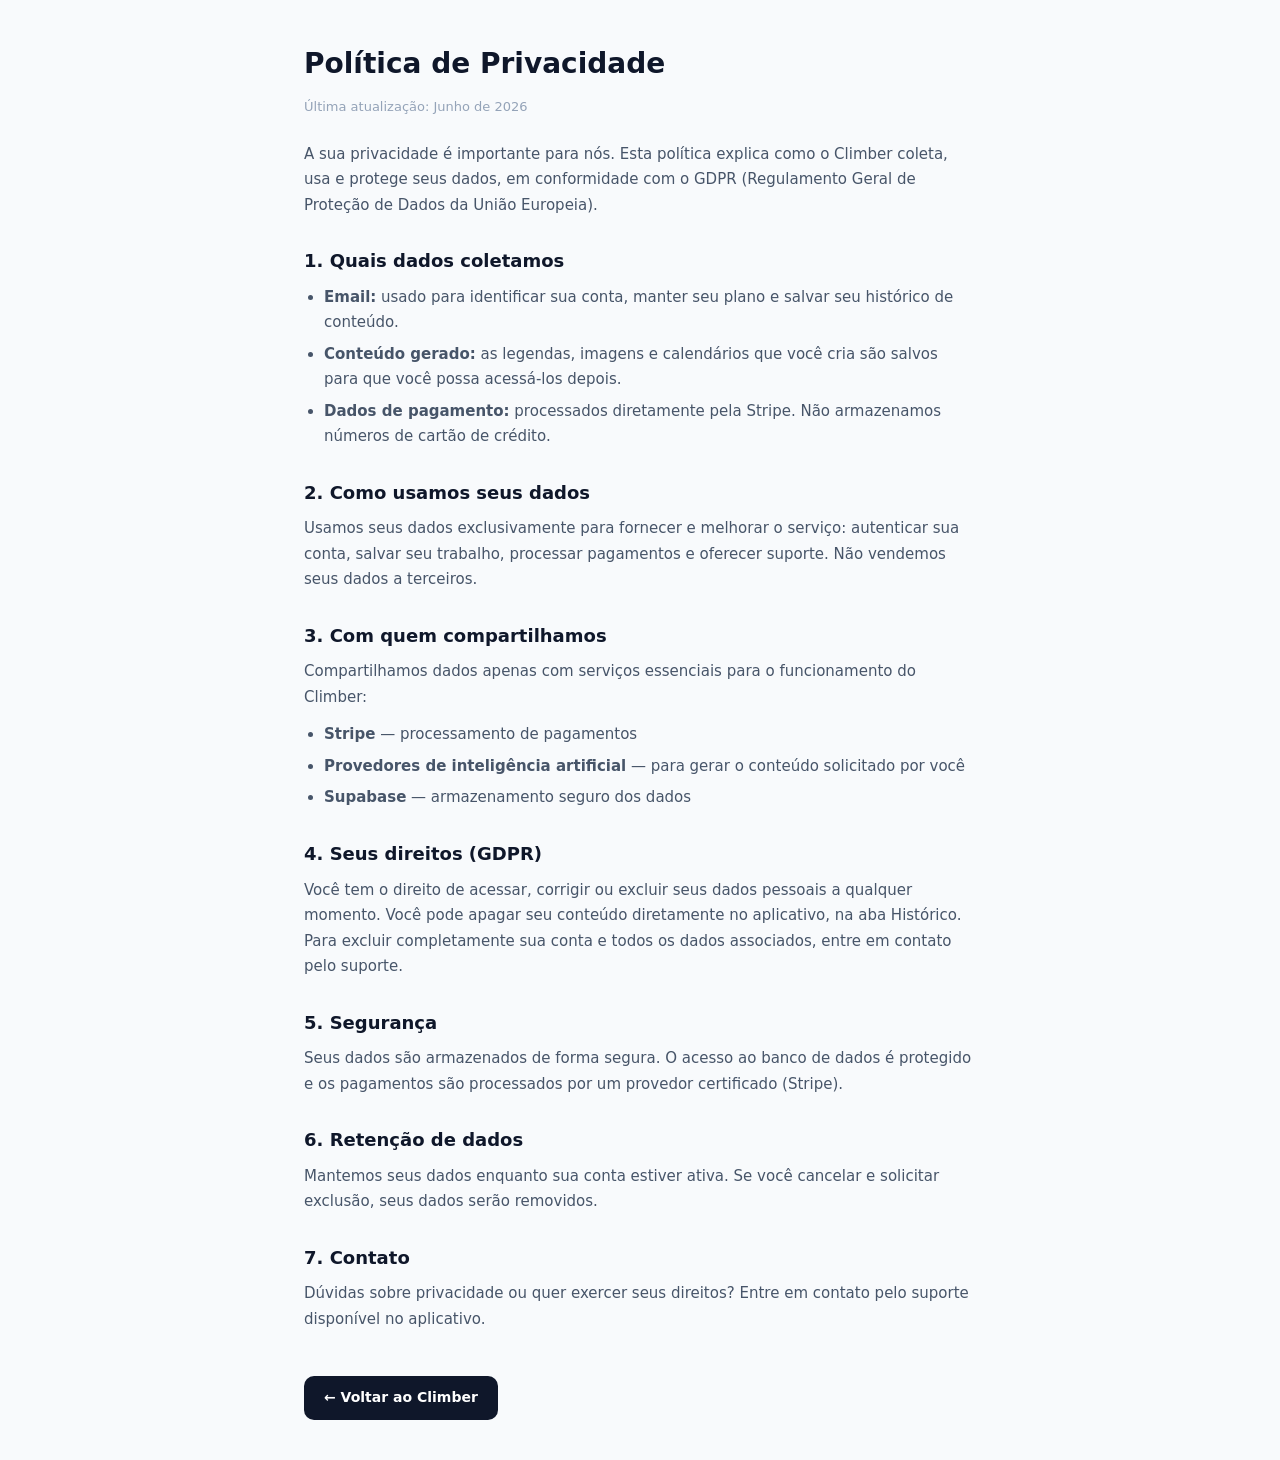
<file: privacy.html>
<!DOCTYPE html>
<html lang="pt">
<head>
<meta charset="UTF-8"/>
<meta name="viewport" content="width=device-width, initial-scale=1.0"/>
<title>Climber — Política de Privacidade</title>
<style>
*{box-sizing:border-box;margin:0;padding:0}
body{font-family:'Segoe UI',system-ui,sans-serif;background:#f8fafc;color:#0f172a;line-height:1.7;padding:40px 24px;max-width:720px;margin:0 auto}
h1{font-size:28px;font-weight:900;margin-bottom:8px}
h2{font-size:18px;font-weight:800;margin:28px 0 8px}
p{color:#475569;margin-bottom:12px;font-size:15px}
.date{color:#94a3b8;font-size:13px;margin-bottom:24px}
a{color:#0f172a}
.back{display:inline-block;margin-top:32px;padding:10px 20px;background:#0f172a;color:#fff;border-radius:10px;text-decoration:none;font-weight:700;font-size:14px}
ul{margin:0 0 12px 20px;color:#475569;font-size:15px}
li{margin-bottom:6px}
</style>
</head>
<body>
<h1>Política de Privacidade</h1>
<p class="date">Última atualização: Junho de 2026</p>

<p>A sua privacidade é importante para nós. Esta política explica como o Climber coleta, usa e protege seus dados, em conformidade com o GDPR (Regulamento Geral de Proteção de Dados da União Europeia).</p>

<h2>1. Quais dados coletamos</h2>
<ul>
<li><strong>Email:</strong> usado para identificar sua conta, manter seu plano e salvar seu histórico de conteúdo.</li>
<li><strong>Conteúdo gerado:</strong> as legendas, imagens e calendários que você cria são salvos para que você possa acessá-los depois.</li>
<li><strong>Dados de pagamento:</strong> processados diretamente pela Stripe. Não armazenamos números de cartão de crédito.</li>
</ul>

<h2>2. Como usamos seus dados</h2>
<p>Usamos seus dados exclusivamente para fornecer e melhorar o serviço: autenticar sua conta, salvar seu trabalho, processar pagamentos e oferecer suporte. Não vendemos seus dados a terceiros.</p>

<h2>3. Com quem compartilhamos</h2>
<p>Compartilhamos dados apenas com serviços essenciais para o funcionamento do Climber:</p>
<ul>
<li><strong>Stripe</strong> — processamento de pagamentos</li>
<li><strong>Provedores de inteligência artificial</strong> — para gerar o conteúdo solicitado por você</li>
<li><strong>Supabase</strong> — armazenamento seguro dos dados</li>
</ul>

<h2>4. Seus direitos (GDPR)</h2>
<p>Você tem o direito de acessar, corrigir ou excluir seus dados pessoais a qualquer momento. Você pode apagar seu conteúdo diretamente no aplicativo, na aba Histórico. Para excluir completamente sua conta e todos os dados associados, entre em contato pelo suporte.</p>

<h2>5. Segurança</h2>
<p>Seus dados são armazenados de forma segura. O acesso ao banco de dados é protegido e os pagamentos são processados por um provedor certificado (Stripe).</p>

<h2>6. Retenção de dados</h2>
<p>Mantemos seus dados enquanto sua conta estiver ativa. Se você cancelar e solicitar exclusão, seus dados serão removidos.</p>

<h2>7. Contato</h2>
<p>Dúvidas sobre privacidade ou quer exercer seus direitos? Entre em contato pelo suporte disponível no aplicativo.</p>

<a href="/" class="back">← Voltar ao Climber</a>
</body>
</html>
</file>
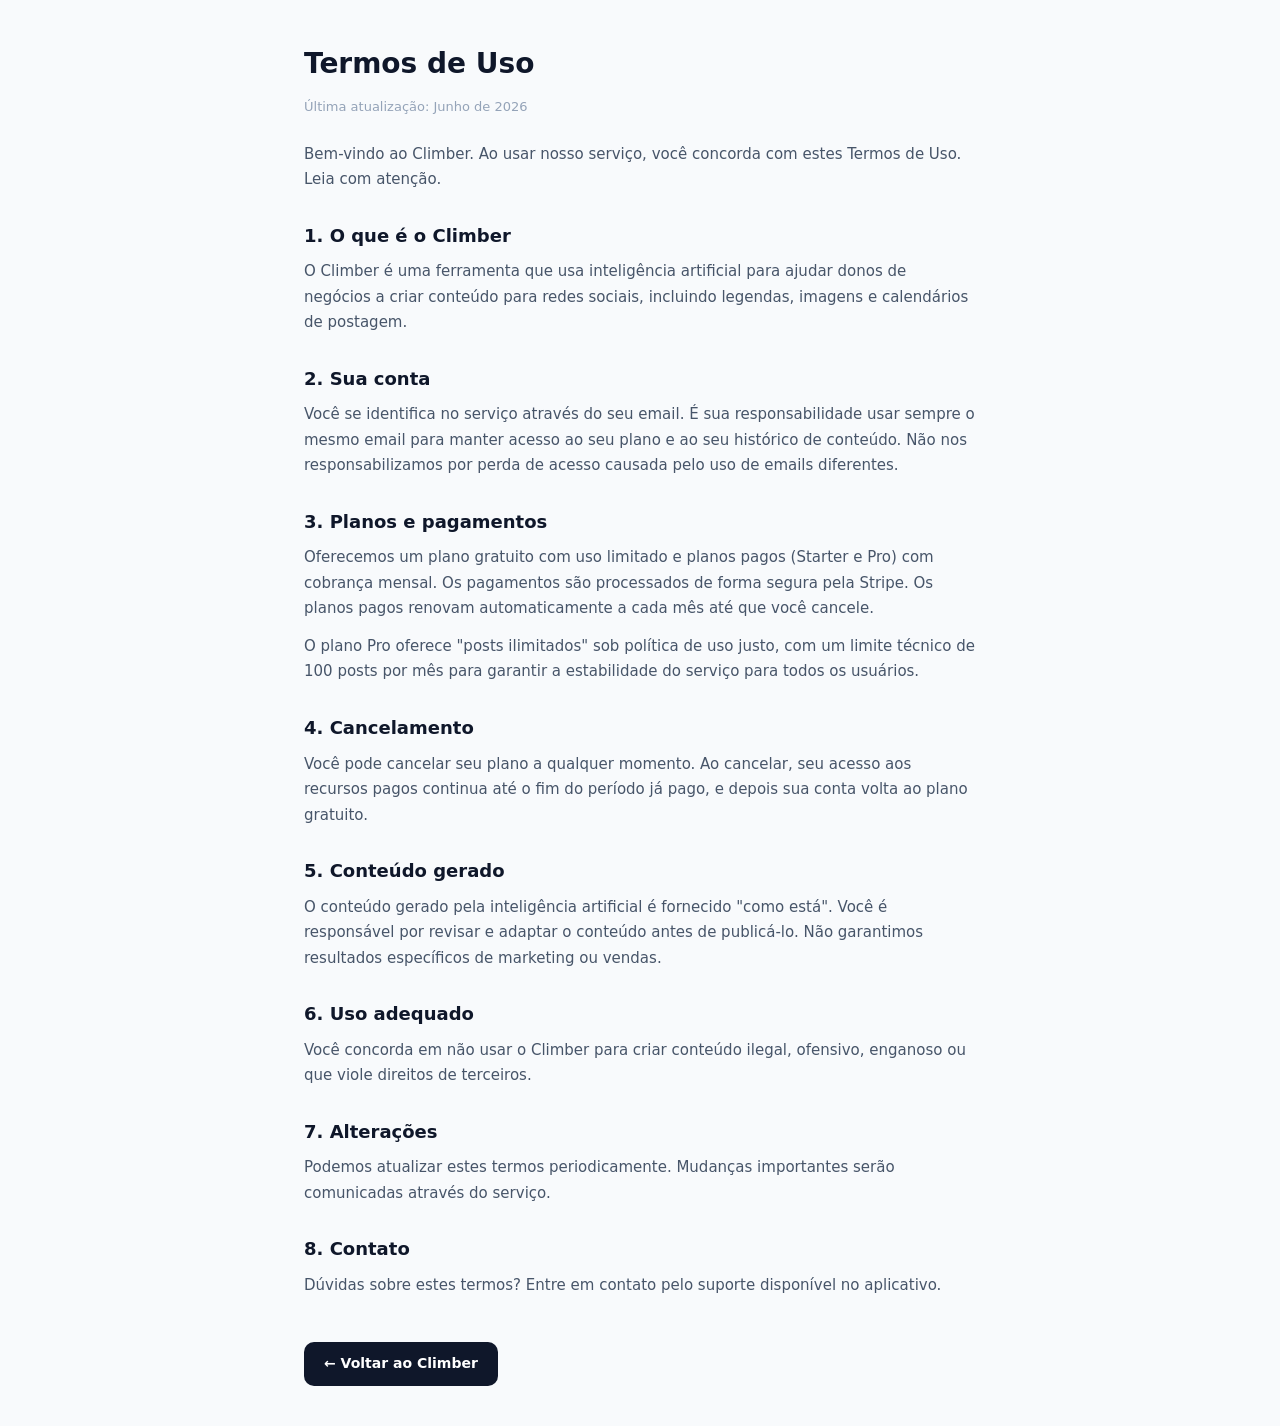
<file: terms.html>
<!DOCTYPE html>
<html lang="pt">
<head>
<meta charset="UTF-8"/>
<meta name="viewport" content="width=device-width, initial-scale=1.0"/>
<title>Climber — Termos de Uso</title>
<style>
*{box-sizing:border-box;margin:0;padding:0}
body{font-family:'Segoe UI',system-ui,sans-serif;background:#f8fafc;color:#0f172a;line-height:1.7;padding:40px 24px;max-width:720px;margin:0 auto}
h1{font-size:28px;font-weight:900;margin-bottom:8px}
h2{font-size:18px;font-weight:800;margin:28px 0 8px}
p{color:#475569;margin-bottom:12px;font-size:15px}
.date{color:#94a3b8;font-size:13px;margin-bottom:24px}
a{color:#0f172a}
.back{display:inline-block;margin-top:32px;padding:10px 20px;background:#0f172a;color:#fff;border-radius:10px;text-decoration:none;font-weight:700;font-size:14px}
</style>
</head>
<body>
<h1>Termos de Uso</h1>
<p class="date">Última atualização: Junho de 2026</p>

<p>Bem-vindo ao Climber. Ao usar nosso serviço, você concorda com estes Termos de Uso. Leia com atenção.</p>

<h2>1. O que é o Climber</h2>
<p>O Climber é uma ferramenta que usa inteligência artificial para ajudar donos de negócios a criar conteúdo para redes sociais, incluindo legendas, imagens e calendários de postagem.</p>

<h2>2. Sua conta</h2>
<p>Você se identifica no serviço através do seu email. É sua responsabilidade usar sempre o mesmo email para manter acesso ao seu plano e ao seu histórico de conteúdo. Não nos responsabilizamos por perda de acesso causada pelo uso de emails diferentes.</p>

<h2>3. Planos e pagamentos</h2>
<p>Oferecemos um plano gratuito com uso limitado e planos pagos (Starter e Pro) com cobrança mensal. Os pagamentos são processados de forma segura pela Stripe. Os planos pagos renovam automaticamente a cada mês até que você cancele.</p>
<p>O plano Pro oferece "posts ilimitados" sob política de uso justo, com um limite técnico de 100 posts por mês para garantir a estabilidade do serviço para todos os usuários.</p>

<h2>4. Cancelamento</h2>
<p>Você pode cancelar seu plano a qualquer momento. Ao cancelar, seu acesso aos recursos pagos continua até o fim do período já pago, e depois sua conta volta ao plano gratuito.</p>

<h2>5. Conteúdo gerado</h2>
<p>O conteúdo gerado pela inteligência artificial é fornecido "como está". Você é responsável por revisar e adaptar o conteúdo antes de publicá-lo. Não garantimos resultados específicos de marketing ou vendas.</p>

<h2>6. Uso adequado</h2>
<p>Você concorda em não usar o Climber para criar conteúdo ilegal, ofensivo, enganoso ou que viole direitos de terceiros.</p>

<h2>7. Alterações</h2>
<p>Podemos atualizar estes termos periodicamente. Mudanças importantes serão comunicadas através do serviço.</p>

<h2>8. Contato</h2>
<p>Dúvidas sobre estes termos? Entre em contato pelo suporte disponível no aplicativo.</p>

<a href="/" class="back">← Voltar ao Climber</a>
</body>
</html>
</file>
<file: salesflow/styles.css>
:root{color-scheme:dark;--bg:#07101b;--panel:#101d2c;--border:#22364a;--muted:#a2b4c9;--green:#22e1a0;--blue:#218af6}*{box-sizing:border-box}body{margin:0;background:var(--bg);color:#eef4fd;font:15px system-ui,-apple-system,'Segoe UI',sans-serif}[hidden],.hidden{display:none!important}button,input,select{font:inherit}button{cursor:pointer;min-height:42px}button:disabled{opacity:.55;cursor:wait}button:focus-visible,input:focus-visible,select:focus-visible,summary:focus-visible{outline:2px solid #60b5ff;outline-offset:3px}h1,h2,h3,p{overflow-wrap:anywhere}.app{display:flex;min-height:100vh}.sidebar{width:224px;flex-shrink:0;background:#0b1726;border-right:1px solid var(--border);padding:28px 13px;position:sticky;top:0;height:100vh}.brand{font-size:26px;font-weight:800;letter-spacing:-1px;padding:0 10px 28px}.brand span{color:var(--blue);font-size:32px}.nav{display:grid;gap:8px}.nav button{border:0;background:transparent;color:#b8c9dc;padding:14px;text-align:left;border-radius:10px}.nav button.active{background:#143557;color:#f1f7ff;box-shadow:inset 3px 0 #279bff}.sidebar-note{position:absolute;bottom:30px;padding:18px;color:var(--muted);font-size:13px;line-height:1.6}.main{flex:1;min-width:0;padding:26px;max-width:1600px;margin:0 auto}.top{display:flex;align-items:center;justify-content:space-between;gap:18px;margin-bottom:18px}.top h1{font-size:27px;margin:0 0 6px;letter-spacing:-.65px}.sub{font-size:13px;color:var(--muted);line-height:1.5}.mini{font-size:12px;color:var(--muted);line-height:1.5}.profile{display:flex;gap:9px;align-items:center;flex-shrink:0}.profile .mini{display:block;max-width:150px;overflow:hidden;text-overflow:ellipsis}.avatar{width:37px;height:37px;background:#4d57da;display:grid;place-items:center;border-radius:50%;font-weight:750}.toolbar{display:flex;justify-content:space-between;align-items:center;gap:12px;margin-bottom:18px}.toolbar-actions,.formactions{display:flex;gap:8px;flex-wrap:wrap}.secondary,.periods button{border:1px solid var(--border);background:#122235;color:#dde9f8;border-radius:9px;padding:10px 13px}.primary,.periods button.on{background:#147eee;border:1px solid #228ffa;border-radius:9px;color:white;padding:10px 15px}.compact{padding:7px 11px;font-size:12px;min-height:35px}.periods{display:flex;flex-wrap:wrap;gap:7px;margin-bottom:15px}.custom{display:flex;align-items:flex-end;gap:12px;margin-bottom:18px;flex-wrap:wrap}.custom>div{min-width:0}.custom input{max-width:185px}.panel,.card{background:linear-gradient(145deg,#102030,#0c1826);border:1px solid var(--border);border-radius:14px;padding:19px;min-width:0}.panel h2{font-size:21px;margin:0 0 8px;letter-spacing:-.4px}.panel h3{font-size:18px}.hero{background:linear-gradient(120deg,#10312f,#102134 70%);border-color:#1d665b;padding:24px 27px}.hero-top{display:flex;justify-content:space-between;align-items:center;gap:14px}.eyebrow{font-size:10px;font-weight:700;letter-spacing:1.8px;color:#89b6b4;margin-bottom:9px}.hero h2{font-size:21px;font-weight:550;margin:0}.date-pill{border:1px solid #345150;padding:8px 12px;border-radius:8px;color:#b3ccce;font-size:12px}.hero-value{font-size:clamp(28px,4.5vw,53px);font-weight:780;letter-spacing:-1.3px;color:var(--green);margin:12px 0;overflow-wrap:anywhere;font-variant-numeric:tabular-nums}.hero-bottom{display:flex;align-items:center;flex-wrap:wrap;gap:14px}.growth{font-size:13px;color:var(--green)}.growth.down{color:#ff9d9d}.fixed-caption{margin:14px 2px 7px}.cards{display:grid;grid-template-columns:repeat(4,minmax(0,1fr));gap:12px;margin-bottom:17px}.card .k{font-size:12px;color:#bbcadc}.card .v{font-size:clamp(18px,1.9vw,27px);font-weight:730;margin-top:8px;overflow-wrap:anywhere;font-variant-numeric:tabular-nums}.card .note{font-size:11px;line-height:1.5;color:var(--muted);margin-top:6px}.split{display:grid;grid-template-columns:1.5fr 1fr;gap:16px}.chart{display:block;width:100%;height:295px;margin-top:18px}.currencies{display:grid;gap:9px;margin-top:16px}.currency{display:flex;align-items:center;gap:11px;border:1px solid var(--border);border-radius:11px;padding:13px}.currency-origin{min-width:0;flex:1}.currency .big{font-size:20px;font-weight:750;margin:3px 0;font-variant-numeric:tabular-nums;overflow-wrap:anywhere}.currency .right{text-align:right;color:#c6d5e4;font-size:12px;max-width:46%;overflow-wrap:anywhere}.currency-symbol{flex-shrink:0;width:35px;height:35px;border-radius:50%;display:grid;place-items:center;font-weight:700;font-size:15px}.eur{background:#125baa;color:#ccedff}.brl{background:#075c43;color:#a0ffd7}.usd{background:#4d358c;color:#e6d4ff}.total{border-color:#138b69;background:#0b2a28}.total .big{color:var(--green);font-size:26px}.hint{border:1px solid var(--border);color:var(--muted);padding:15px 18px;border-radius:11px;font-size:12px;line-height:1.6;margin-top:16px}label{display:block;font-size:13px;color:#bbcadc;margin:12px 0 7px}input,select{width:100%;min-width:0;border:1px solid #2b425b;border-radius:9px;background:#091829;color:#eff6ff;padding:11px;font-size:16px;min-height:45px}.formgrid{display:grid;grid-template-columns:repeat(3,minmax(0,1fr));gap:12px}.wide{grid-column:1/-1}.formactions{margin-top:16px}.layout2{display:grid;grid-template-columns:1.4fr 1fr;gap:16px}.notice{font-size:13px;line-height:1.7;color:#b8c9dc}.space{margin-top:17px}.tablewrap{overflow:auto}table{width:100%;border-collapse:collapse;min-width:650px}th,td{padding:12px 9px;font-size:13px;text-align:left;border-bottom:1px solid var(--border);max-width:240px;overflow-wrap:anywhere}th{color:var(--muted);font-weight:500}.delete{border:0;background:none;color:#ffa5a5;padding:5px}.stats{display:grid;grid-template-columns:repeat(3,minmax(0,1fr));gap:12px}.empty{min-height:225px;display:flex;align-items:center;justify-content:center;border:1px dashed #365065;border-radius:12px;text-align:center;padding:35px;color:var(--muted);line-height:1.6;margin-top:18px}.auth{position:fixed;inset:0;z-index:30;background:#07101b;display:flex;align-items:flex-start;justify-content:center;padding:40px 24px;overflow-y:auto}.auth-card{width:min(430px,100%);padding:27px;margin:auto}.auth .brand{padding:0 0 15px}.auth h1{font-size:25px;margin:0}.auth button{width:100%;margin-top:12px}.auth details{border-top:1px solid var(--border);padding-top:16px;margin-top:20px}.auth summary{color:#adc9ee;font-size:13px;cursor:pointer}.file-label{margin:0;cursor:pointer;display:flex;align-items:center}.account-panel{max-width:600px}.toast{position:fixed;bottom:18px;left:50%;transform:translateX(-50%);z-index:99;max-width:min(660px,calc(100% - 24px));background:#133b31;border:1px solid #278462;color:#eafff4;border-radius:11px;box-shadow:0 10px 50px #0008;padding:14px 21px;font-size:14px;line-height:1.5;cursor:pointer}.toast.error{background:#482631;border-color:#93556a;color:#ffe9ed}.bad{color:#ffb8a2}footer{margin:23px 0 8px}.studio .sidebar,.studio .profile{display:none}.studio .main{max-width:1450px}.studio .hero-value{font-size:clamp(32px,5.5vw,68px)}
@media(max-width:1180px){.sidebar{width:183px}.main{padding:20px}.split{grid-template-columns:1fr}.money-panel{grid-row:1}.currencies{grid-template-columns:repeat(2,minmax(0,1fr))}.currency{flex-wrap:wrap}.currency .right{margin-left:auto}.cards{grid-template-columns:repeat(2,minmax(0,1fr))}.card .v{font-size:24px}.currency .big{font-size:21px}.layout2{grid-template-columns:1fr}.profile{font-size:12px}}
@media(max-width:660px){.app{display:block}.sidebar{width:100%;height:auto;position:sticky;z-index:10;padding:8px;background:#0b1726}.sidebar .brand,.sidebar-note{display:none}.nav{display:flex;overflow:auto;gap:4px}.nav button{white-space:nowrap;font-size:12px;padding:9px 11px}.main{padding:14px}.top{align-items:flex-start;gap:12px;flex-wrap:wrap}.top h1{font-size:22px}.profile .mini{max-width:130px}.toolbar{align-items:flex-start;flex-wrap:wrap}.toolbar-actions{margin-left:auto}.periods{gap:6px}.periods button{padding:9px 10px;font-size:13px;flex-grow:1}.hero{padding:19px}.hero-top{display:block}.hero h2{font-size:20px}.date-pill{display:inline-block;margin-top:10px}.hero-value{font-size:37px}.hero-bottom{display:block}.hero-bottom .mini{display:block;margin-top:6px}.cards{gap:8px}.card{padding:13px}.card .v{font-size:22px}.card .note{font-size:11px}.panel{padding:16px}.currencies{grid-template-columns:1fr}.currency .right{font-size:12px;max-width:45%}.currency .big{font-size:21px}.currency-symbol{width:33px;height:33px}.chart{height:210px}.formgrid{grid-template-columns:1fr}.formgrid label{margin-top:5px}.stats{grid-template-columns:1fr}.custom{gap:8px}.custom>div{flex:1}.custom input{max-width:100%}.auth{padding:24px 14px}.auth-card{padding:23px}.auth h1{font-size:23px}.formactions>*{flex-grow:1}.studio .hero-value{font-size:39px}.toast{bottom:12px}.hero-value{letter-spacing:-1px}}
@media(prefers-reduced-motion:reduce){*{scroll-behavior:auto!important}}

/* Summary-only presentation: omit all period-comparison percentages.
   Receipt data, calculations and the Details view are unchanged. */
#resumo #focusGrowth,
#resumo #cards .card:nth-child(-n+3) .note{display:none!important}
</file>
